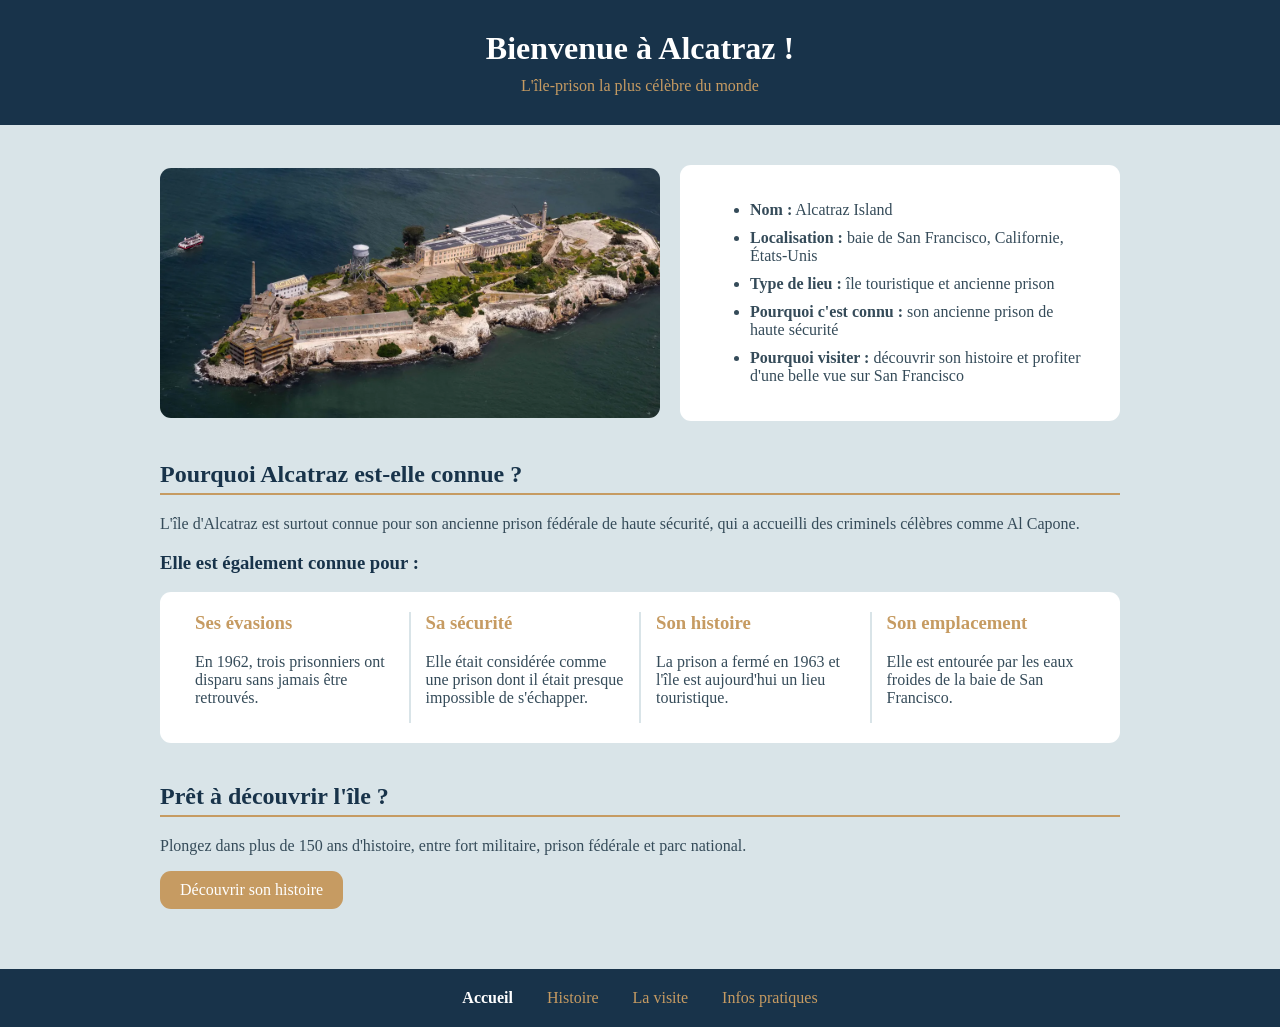
<file: index.html>
<!DOCTYPE html>
<html lang="fr">
<head>
    <meta charset="UTF-8">
    <meta name="viewport" content="width=device-width, initial-scale=1.0">
    <title>Découvrir Alcatraz</title>
    <link rel="stylesheet" href="./style.css">
</head>
<body>
    <header>
        <h1>Bienvenue à Alcatraz !</h1>
        <p>L'île-prison la plus célèbre du monde</p>
    </header>
    <main>

        <section class="intro">
            <img src="./image/1DIrNs7wq8ABRnvd1xaZJx.webp" alt="Vue de l'île d'Alcatraz">
            <div class="carte">
                <ul>
                    <li><strong>Nom :</strong> Alcatraz Island</li>
                    <li><strong>Localisation :</strong> baie de San Francisco, Californie, États-Unis</li>
                    <li><strong>Type de lieu :</strong> île touristique et ancienne prison</li>
                    <li><strong>Pourquoi c'est connu :</strong> son ancienne prison de haute sécurité</li>
                    <li><strong>Pourquoi visiter :</strong> découvrir son histoire et profiter d'une belle vue sur San Francisco</li>
                </ul>
            </div>
        </section>

        <section>
            <h2>Pourquoi Alcatraz est-elle connue ?</h2>
            <p>L'île d'Alcatraz est surtout connue pour son ancienne prison fédérale de haute sécurité, qui a accueilli des criminels célèbres comme Al Capone.</p>
            <h3>Elle est également connue pour :</h3>
                        <div class="carte cartes">
                <div class="point">
                    <h3>Ses évasions</h3>
                    <p>En 1962, trois prisonniers ont disparu sans jamais être retrouvés.</p>
                </div>
                <div class="point">
                    <h3>Sa sécurité</h3>
                    <p>Elle était considérée comme une prison dont il était presque impossible de s'échapper.</p>
                </div>
                <div class="point">
                    <h3>Son histoire</h3>
                    <p>La prison a fermé en 1963 et l'île est aujourd'hui un lieu touristique.</p>
                </div>
                <div class="point">
                    <h3>Son emplacement</h3>
                    <p>Elle est entourée par les eaux froides de la baie de San Francisco.</p>
                </div>
            </div>
        </section>

        <section>
            <h2>Prêt à découvrir l'île ?</h2>
            <p>Plongez dans plus de 150 ans d'histoire, entre fort militaire, prison fédérale et parc national.</p>
            <a class="bouton" href="./page2.html">Découvrir son histoire</a>
        </section>

    </main>
    <footer>
        <a class="actif" href="./index.html">Accueil</a>
        <a href="./page2.html">Histoire</a>
        <a href="./page3.html">La visite</a>
        <a href="./page4.html">Infos pratiques</a>
    </footer>
</body>
</html>
</file>
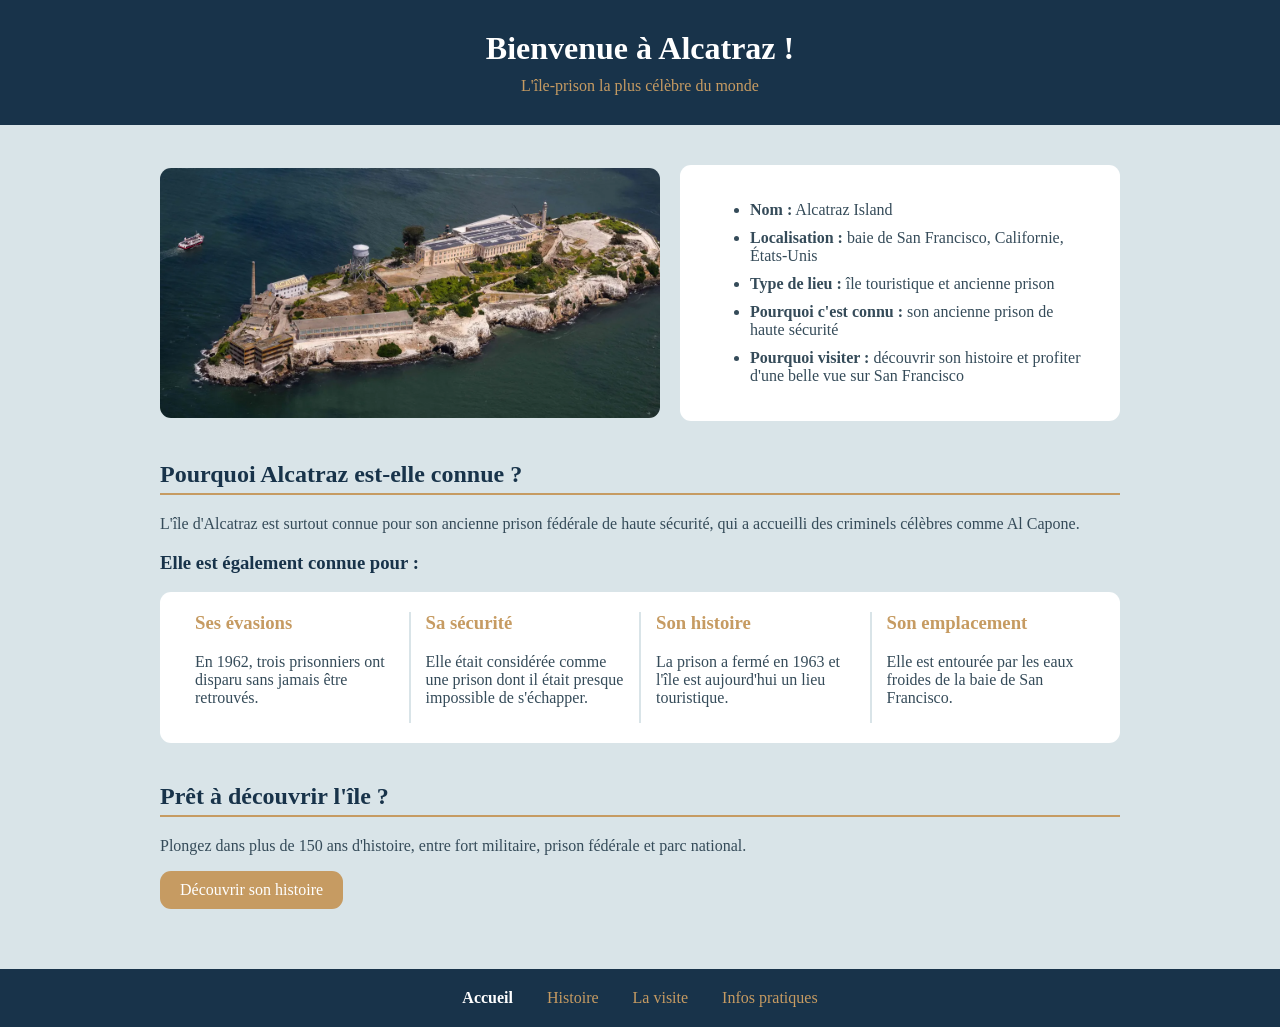
<file: page1.html>
<!DOCTYPE html>
<html lang="fr">
<head>
    <meta charset="UTF-8">
    <meta name="viewport" content="width=device-width, initial-scale=1.0">
    <title>Découvrir Alcatraz</title>
    <link rel="stylesheet" href="./style.css">
</head>
<body>
    <header>
        <h1>Bienvenue à Alcatraz !</h1>
        <p>L'île-prison la plus célèbre du monde</p>
    </header>
    <main>

        <section class="intro">
            <img src="./image/1DIrNs7wq8ABRnvd1xaZJx.webp" alt="Vue de l'île d'Alcatraz">
            <div class="carte">
                <ul>
                    <li><strong>Nom :</strong> Alcatraz Island</li>
                    <li><strong>Localisation :</strong> baie de San Francisco, Californie, États-Unis</li>
                    <li><strong>Type de lieu :</strong> île touristique et ancienne prison</li>
                    <li><strong>Pourquoi c'est connu :</strong> son ancienne prison de haute sécurité</li>
                    <li><strong>Pourquoi visiter :</strong> découvrir son histoire et profiter d'une belle vue sur San Francisco</li>
                </ul>
            </div>
        </section>

        <section>
            <h2>Pourquoi Alcatraz est-elle connue ?</h2>
            <p>L'île d'Alcatraz est surtout connue pour son ancienne prison fédérale de haute sécurité, qui a accueilli des criminels célèbres comme Al Capone.</p>
            <h3>Elle est également connue pour :</h3>
                        <div class="carte cartes">
                <div class="point">
                    <h3>Ses évasions</h3>
                    <p>En 1962, trois prisonniers ont disparu sans jamais être retrouvés.</p>
                </div>
                <div class="point">
                    <h3>Sa sécurité</h3>
                    <p>Elle était considérée comme une prison dont il était presque impossible de s'échapper.</p>
                </div>
                <div class="point">
                    <h3>Son histoire</h3>
                    <p>La prison a fermé en 1963 et l'île est aujourd'hui un lieu touristique.</p>
                </div>
                <div class="point">
                    <h3>Son emplacement</h3>
                    <p>Elle est entourée par les eaux froides de la baie de San Francisco.</p>
                </div>
            </div>
        </section>

        <section>
            <h2>Prêt à découvrir l'île ?</h2>
            <p>Plongez dans plus de 150 ans d'histoire, entre fort militaire, prison fédérale et parc national.</p>
            <a class="bouton" href="./page2.html">Découvrir son histoire</a>
        </section>

    </main>
    <footer>
        <a class="actif" href="./page1.html">Accueil</a>
        <a href="./page2.html">Histoire</a>
        <a href="./page3.html">La visite</a>
        <a href="./page4.html">Infos pratiques</a>
    </footer>
</body>
</html>
</file>
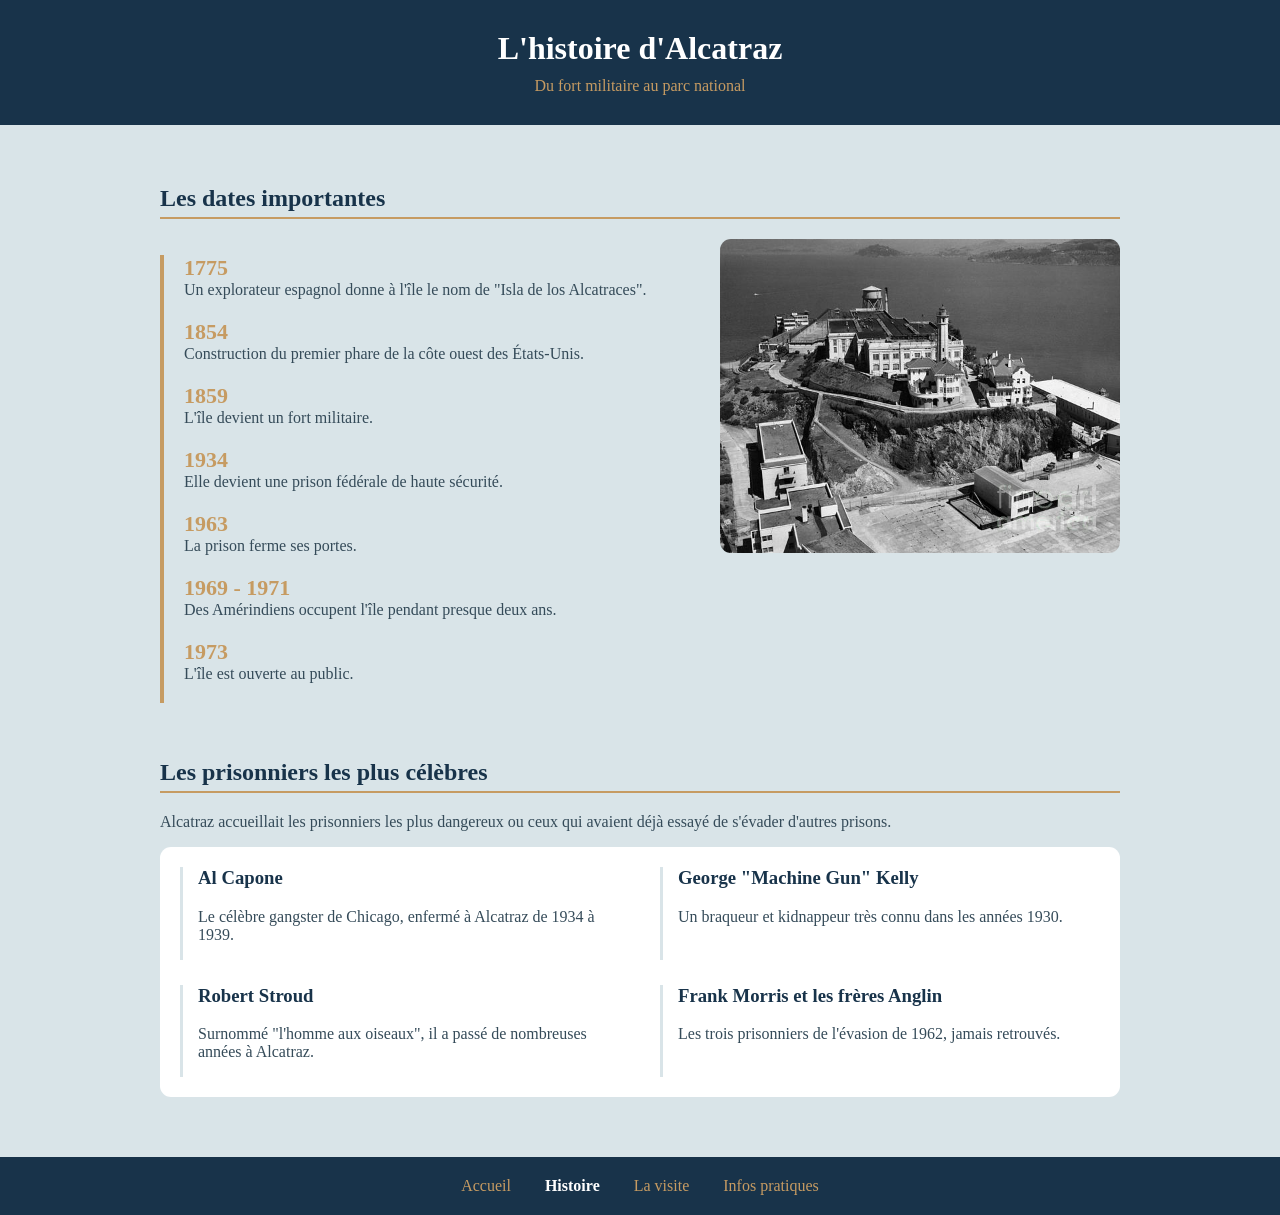
<file: page2.html>
<!DOCTYPE html>
<html lang="fr">
<head>
    <meta charset="UTF-8">
    <meta name="viewport" content="width=device-width, initial-scale=1.0">
    <title>Histoire d'Alcatraz</title>
    <link rel="stylesheet" href="./style.css">
</head>
<body>
    <header>
        <h1>L'histoire d'Alcatraz</h1>
        <p>Du fort militaire au parc national</p>
    </header>
    <main>

        <section>
            <h2>Les dates importantes</h2>
            <div class="colonnes">
                <ul class="frise">
                    <li><span class="date">1775</span> Un explorateur espagnol donne à l'île le nom de "Isla de los Alcatraces".</li>
                    <li><span class="date">1854</span> Construction du premier phare de la côte ouest des États-Unis.</li>
                    <li><span class="date">1859</span> L'île devient un fort militaire.</li>
                    <li><span class="date">1934</span> Elle devient une prison fédérale de haute sécurité.</li>
                    <li><span class="date">1963</span> La prison ferme ses portes.</li>
                    <li><span class="date">1969 - 1971</span> Des Amérindiens occupent l'île pendant presque deux ans.</li>
                    <li><span class="date">1973</span> L'île est ouverte au public.</li>
                </ul>
                <img src="./image/alcatraz-island-lighthouse-california-lighthouse-circa-1950-california-views-mr-pat-hathaway-archives.jpg" alt="Ancienne photo d'Alcatraz">
            </div>
        </section>

        <section>
            <h2>Les prisonniers les plus célèbres</h2>
            <p>Alcatraz accueillait les prisonniers les plus dangereux ou ceux qui avaient déjà essayé de s'évader d'autres prisons.</p>
                        <div class="carte grille">
                <div class="prisonnier">
                    <h3>Al Capone</h3>
                    <p>Le célèbre gangster de Chicago, enfermé à Alcatraz de 1934 à 1939.</p>
                </div>
                <div class="prisonnier">
                    <h3>George "Machine Gun" Kelly</h3>
                    <p>Un braqueur et kidnappeur très connu dans les années 1930.</p>
                </div>
                <div class="prisonnier">
                    <h3>Robert Stroud</h3>
                    <p>Surnommé "l'homme aux oiseaux", il a passé de nombreuses années à Alcatraz.</p>
                </div>
                <div class="prisonnier">
                    <h3>Frank Morris et les frères Anglin</h3>
                    <p>Les trois prisonniers de l'évasion de 1962, jamais retrouvés.</p>
                </div>
            </div>
        </section>

    </main>
    <footer>
        <a href="./index.html">Accueil</a>
        <a class="actif" href="./page2.html">Histoire</a>
        <a href="./page3.html">La visite</a>
        <a href="./page4.html">Infos pratiques</a>
    </footer>
</body>
</html>
</file>
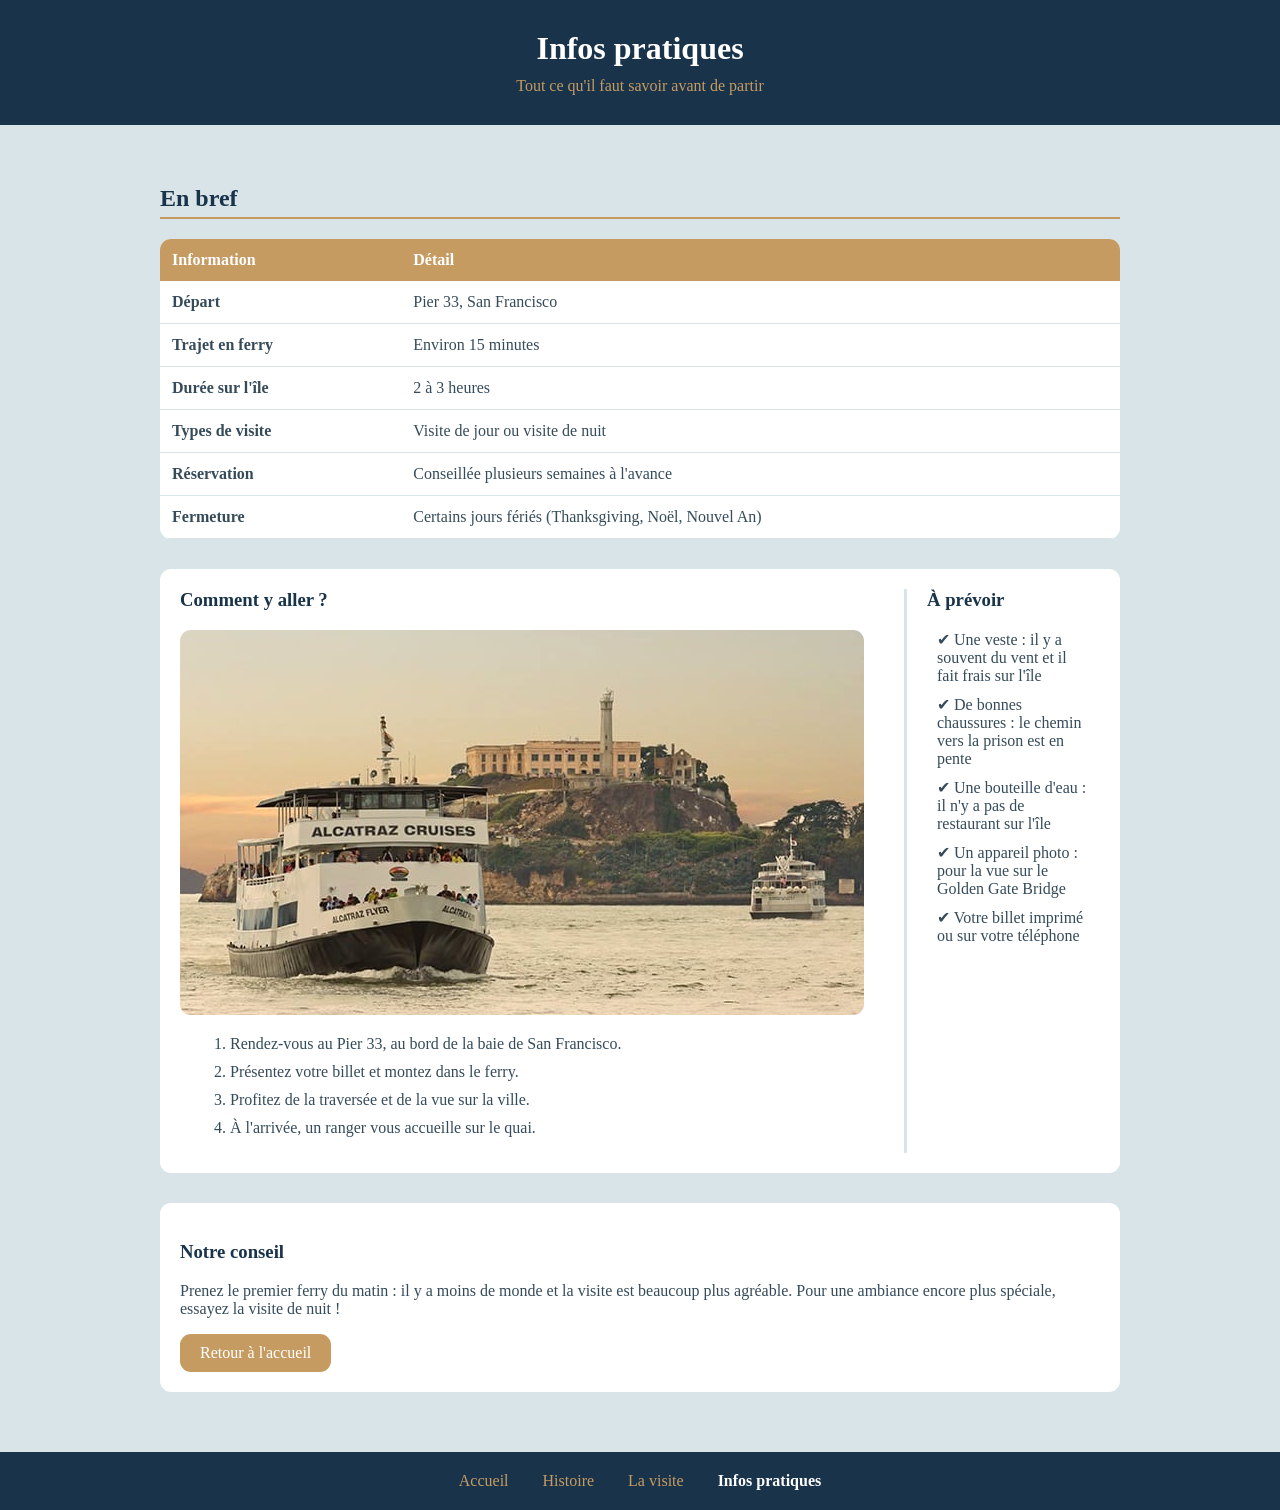
<file: page4.html>
<!DOCTYPE html>
<html lang="fr">
<head>
    <meta charset="UTF-8">
    <meta name="viewport" content="width=device-width, initial-scale=1.0">
    <title>Infos pratiques Alcatraz</title>
    <link rel="stylesheet" href="./style.css">
</head>
<body>
    <header>
        <h1>Infos pratiques</h1>
        <p>Tout ce qu'il faut savoir avant de partir</p>
    </header>
    <main>

        <section>
            <h2>En bref</h2>
            <table>
                <tr>
                    <th>Information</th>
                    <th>Détail</th>
                </tr>
                <tr>
                    <td><strong>Départ</strong></td>
                    <td>Pier 33, San Francisco</td>
                </tr>
                <tr>
                    <td><strong>Trajet en ferry</strong></td>
                    <td>Environ 15 minutes</td>
                </tr>
                <tr>
                    <td><strong>Durée sur l'île</strong></td>
                    <td>2 à 3 heures</td>
                </tr>
                <tr>
                    <td><strong>Types de visite</strong></td>
                    <td>Visite de jour ou visite de nuit</td>
                </tr>
                <tr>
                    <td><strong>Réservation</strong></td>
                    <td>Conseillée plusieurs semaines à l'avance</td>
                </tr>
                <tr>
                    <td><strong>Fermeture</strong></td>
                    <td>Certains jours fériés (Thanksgiving, Noël, Nouvel An)</td>
                </tr>
            </table>
        </section>

                <section class="carte deux-colonnes">
            <div>
                <h3>Comment y aller ?</h3>
                <img src="./image/4.-Alcatraz.jpg" alt="Le ferry pour Alcatraz">
                <ol>
                    <li>Rendez-vous au Pier 33, au bord de la baie de San Francisco.</li>
                    <li>Présentez votre billet et montez dans le ferry.</li>
                    <li>Profitez de la traversée et de la vue sur la ville.</li>
                    <li>À l'arrivée, un ranger vous accueille sur le quai.</li>
                </ol>
            </div>
            <div>
                <h3>À prévoir</h3>
                <ul class="liste-check">
                    <li>✔ Une veste : il y a souvent du vent et il fait frais sur l'île</li>
                    <li>✔ De bonnes chaussures : le chemin vers la prison est en pente</li>
                    <li>✔ Une bouteille d'eau : il n'y a pas de restaurant sur l'île</li>
                    <li>✔ Un appareil photo : pour la vue sur le Golden Gate Bridge</li>
                    <li>✔ Votre billet imprimé ou sur votre téléphone</li>
                </ul>
            </div>
        </section>

        <section class="conseil">
            <h3>Notre conseil</h3>
            <p>Prenez le premier ferry du matin : il y a moins de monde et la visite est beaucoup plus agréable. Pour une ambiance encore plus spéciale, essayez la visite de nuit !</p>
            <a class="bouton" href="./page1.html">Retour à l'accueil</a>
        </section>

    </main>
    <footer>
        <a href="./index.html">Accueil</a>
        <a href="./page2.html">Histoire</a>
        <a href="./page3.html">La visite</a>
        <a class="actif" href="./page4.html">Infos pratiques</a>
    </footer>
</body>
</html>
</file>
<file: style.css>
/* ========== COULEURS DU SITE ==========
   Fond       : #D9E4E8
   Bleu foncé : #18334A
   Texte      : #354B59
   Doré       : #C69B62
   Blanc      : #FFFFFF
======================================== */

* {
    box-sizing: border-box;
}

body {
    background-color: #D9E4E8;
    color: #354B59;
    font-family: Georgia, serif;
    margin: 0;
}

/* ===== HAUT DE PAGE ===== */
header {
    background-color: #18334A;
    text-align: center;
    padding: 30px;
}

header h1 {
    color: #FFFFFF;
    margin: 0;
}

header p {
    color: #C69B62;
    margin-top: 10px;
    margin-bottom: 0;
}

/* ===== CONTENU (toutes les pages) ===== */
main {
    max-width: 1000px;
    margin: 0 auto;
    padding: 20px;
}

h2 {
    color: #18334A;
    border-bottom: 2px solid #C69B62;
    padding-bottom: 5px;
    margin-top: 40px;
}

h3 {
    color: #18334A;
}

img {
    border-radius: 11px;
}

li {
    margin: 10px;
}

.carte {
    background-color: #FFFFFF;
    border-radius: 11px;
    padding: 20px;
}

.carte h3 {
    margin-top: 0;
}

.bouton {
    display: inline-block;
    background-color: #C69B62;
    color: #FFFFFF;
    padding: 10px 20px;
    border-radius: 11px;
    text-decoration: none;
}

.bouton:hover {
    background-color: #18334A;
}

/* ===== BAS DE PAGE ===== */
footer {
    background-color: #18334A;
    text-align: center;
    padding: 20px;
    margin-top: 40px;
}

footer a {
    color: #C69B62;
    margin: 0 15px;
    text-decoration: none;
}

footer a:hover {
    text-decoration: underline;
}

footer a.actif {
    color: #FFFFFF;
    font-weight: bold;
}

/* ===== PAGE 1 : ACCUEIL ===== */
.intro {
    display: flex;
    align-items: center;
    gap: 20px;
    margin-top: 20px;
}

.intro img {
    width: 500px;
}

.cartes {
    display: flex;
}

.point {
    flex: 1;
    padding: 0 15px;
    border-left: 2px solid #D9E4E8;
}

.point:first-child {
    border-left: none;
}

.cartes h3 {
    color: #C69B62;
}
/* ===== PAGE 2 : HISTOIRE ===== */
.colonnes {
    display: flex;
    gap: 30px;
    align-items: flex-start;
}

.frise {
    flex: 1;
    list-style: none;
    padding: 0;
    border-left: 4px solid #C69B62;
}

.frise li {
    padding-left: 20px;
    margin: 0 0 20px 0;
}

.date {
    display: block;
    color: #C69B62;
    font-size: 22px;
    font-weight: bold;
}

.colonnes img {
    width: 400px;
}

.grille {
    display: grid;
    grid-template-columns: 1fr 1fr;
    gap: 25px 40px;
}

.grille > div {
    border-left: 3px solid #D9E4E8;
    padding-left: 15px;
}

.grille h3 {
    margin-top: 0;
}

/* ===== PAGE 3 : LA VISITE ===== */
.banniere img {
    width: 100%;
    height: 300px;
    object-fit: cover;
}

.chiffres {
    display: grid;
    grid-template-columns: 1fr 1fr 1fr 1fr;
    text-align: center;
    margin-top: 20px;
}

.chiffres > div {
    border-left: 3px solid #D9E4E8;
}

.chiffres > div:first-child {
    border-left: none;
}

.chiffres strong {
    display: block;
    font-size: 26px;
    color: #C69B62;
}

.bloc {
    display: flex;
    align-items: center;
    gap: 30px;
    margin-top: 30px;
}

.bloc.inverse {
    flex-direction: row-reverse;
}

.bloc img {
    width: 450px;
}

/* ===== PAGE 4 : INFOS PRATIQUES ===== */
table {
    width: 100%;
    border-collapse: collapse;
    background-color: #FFFFFF;
    border-radius: 11px;
    overflow: hidden;
}

th {
    background-color: #C69B62;
    color: #FFFFFF;
    text-align: left;
    padding: 12px;
}

td {
    padding: 12px;
    border-bottom: 1px solid #D9E4E8;
}

.deux-colonnes {
    display: flex;
    gap: 20px;
    margin-top: 30px;
}

.deux-colonnes {
    display: grid;
    grid-template-columns: 1fr 1fr;
    gap: 40px;
    margin-top: 30px;
}

.deux-colonnes > div:last-child {
    border-left: 3px solid #D9E4E8;
    padding-left: 20px;
}

.liste-check {
    list-style: none;
    padding: 0;
}

.conseil {
    background-color: #FFFFFF;
    border-radius: 11px;
    padding: 20px;
    margin-top: 30px;
}
</file>
